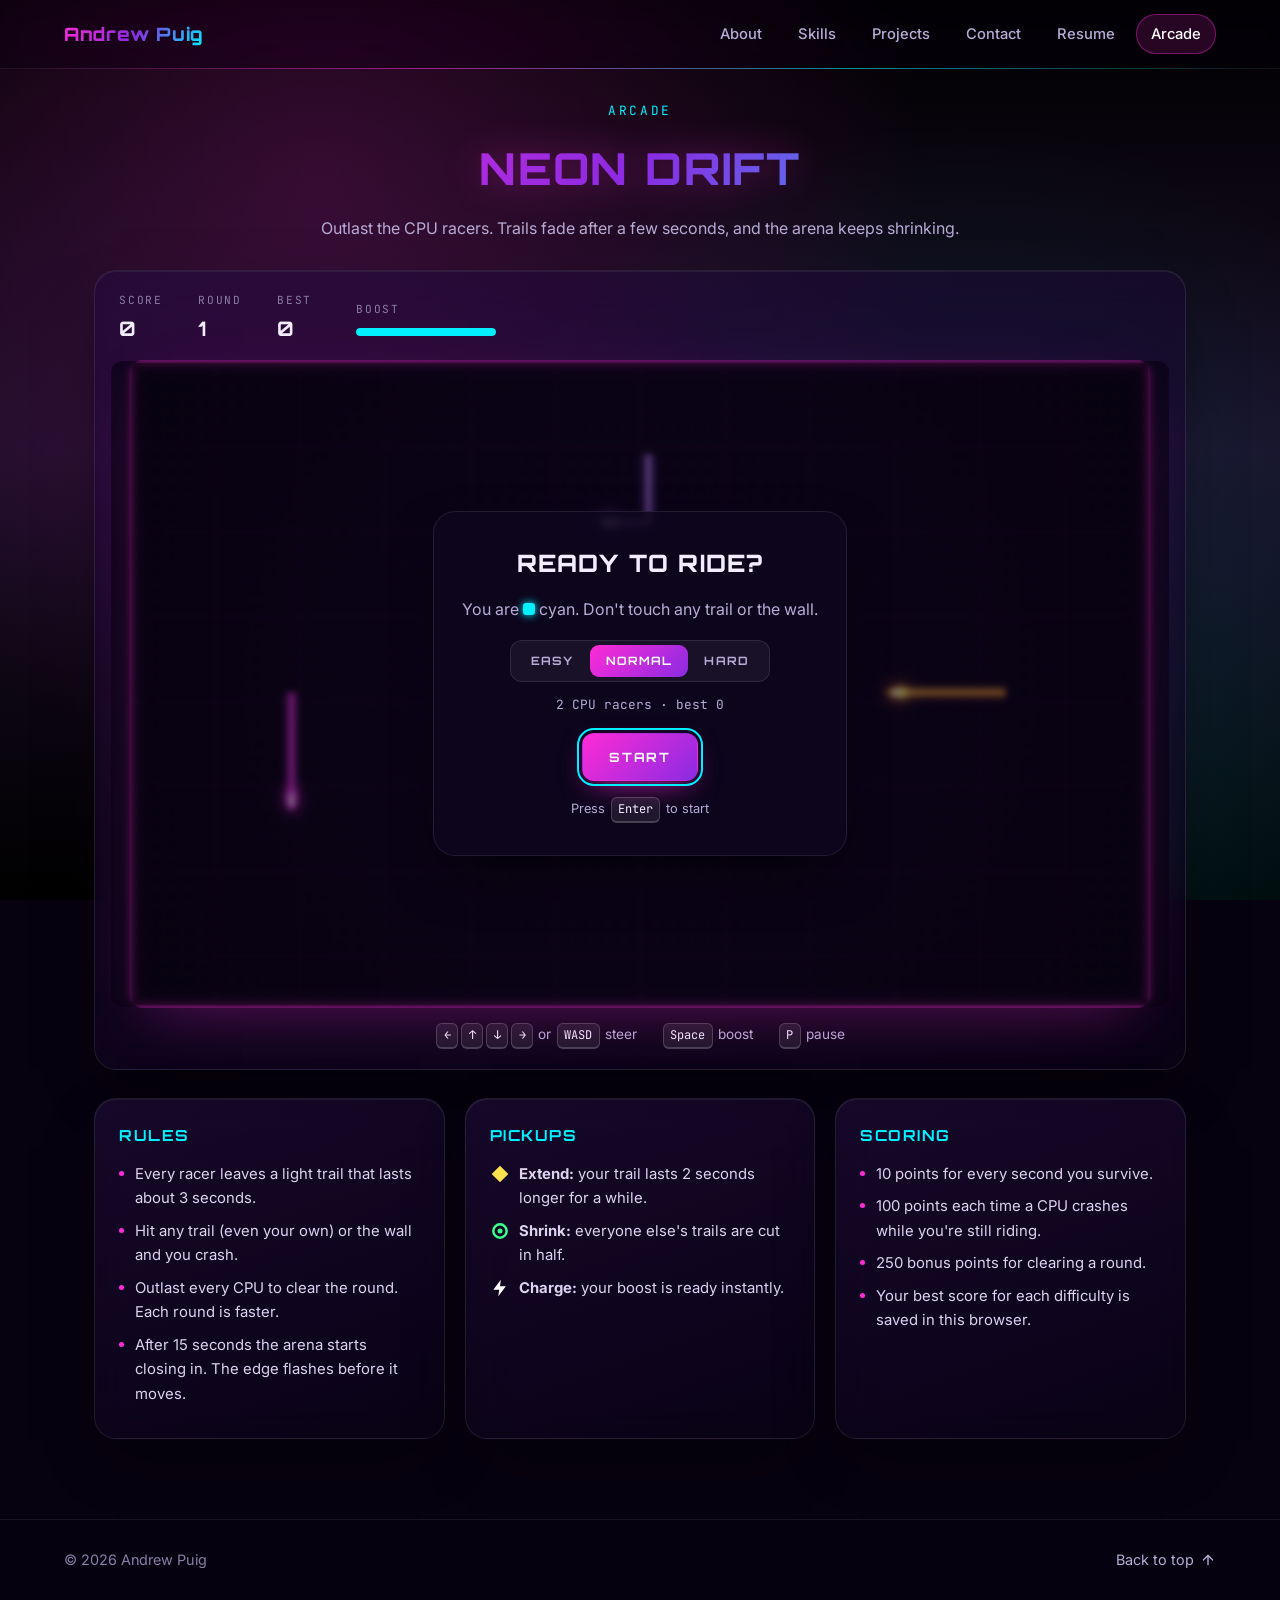
<file: play.html>
<!DOCTYPE html>
<html lang="en">
<head>
    <meta charset="UTF-8">
    <meta name="viewport" content="width=device-width, initial-scale=1.0">
    <title>Neon Drift | Andrew Puig</title>
    <meta name="description" content="Neon Drift, a synthwave trail-racing mini game built with plain JavaScript and canvas by Andrew Puig.">
    <meta name="theme-color" content="#07020f">

    <meta property="og:type" content="website">
    <meta property="og:title" content="Neon Drift | Andrew Puig">
    <meta property="og:description" content="Outlast the CPU racers. Trails fade, the arena shrinks.">
    <meta property="og:url" content="https://andrewpuig77.github.io/Portfolio_Website/play.html">
    <meta property="og:image" content="https://andrewpuig77.github.io/Portfolio_Website/og-image.png">
    <meta name="twitter:card" content="summary_large_image">

    <link rel="icon" href="data:image/svg+xml,%3Csvg xmlns='http://www.w3.org/2000/svg' viewBox='0 0 32 32'%3E%3Cdefs%3E%3ClinearGradient id='g' x1='0' y1='0' x2='0' y2='1'%3E%3Cstop offset='0' stop-color='%23ffd319'/%3E%3Cstop offset='1' stop-color='%23ff1f8e'/%3E%3C/linearGradient%3E%3C/defs%3E%3Crect width='32' height='32' rx='7' fill='%230b0418'/%3E%3Ccircle cx='16' cy='17' r='10' fill='url(%23g)'/%3E%3Crect x='4' y='19' width='24' height='1.6' fill='%230b0418'/%3E%3Crect x='4' y='22.5' width='24' height='2' fill='%230b0418'/%3E%3Crect x='4' y='26' width='24' height='2.6' fill='%230b0418'/%3E%3C/svg%3E">

    <link rel="preconnect" href="https://fonts.googleapis.com">
    <link rel="preconnect" href="https://fonts.gstatic.com" crossorigin>
    <link href="https://fonts.googleapis.com/css2?family=Inter:wght@400;500;600&family=JetBrains+Mono:wght@400;500&family=Orbitron:wght@500;700;800&display=swap" rel="stylesheet">
    <link rel="stylesheet" href="css/style.css">
</head>
<body class="play-page">
    <svg width="0" height="0" style="position:absolute" aria-hidden="true">
        <symbol id="i-arrow-up" viewBox="0 0 24 24"><path fill="none" stroke="currentColor" stroke-width="2" stroke-linecap="round" stroke-linejoin="round" d="M12 19V5M5 12l7-7 7 7"/></symbol>
        <symbol id="i-bolt" viewBox="0 0 24 24"><path fill="currentColor" d="M13 2 4 14h7l-1 8 9-12h-7z"/></symbol>
        <symbol id="i-pause" viewBox="0 0 24 24"><path fill="currentColor" d="M7 5h4v14H7zM13 5h4v14h-4z"/></symbol>
        <symbol id="p-extend" viewBox="0 0 24 24"><path fill="#ffe14d" d="M12 2 22 12 12 22 2 12z"/></symbol>
        <symbol id="p-shrink" viewBox="0 0 24 24"><circle cx="12" cy="12" r="8" fill="none" stroke="#39ff8a" stroke-width="3"/><circle cx="12" cy="12" r="3" fill="#39ff8a"/></symbol>
        <symbol id="p-charge" viewBox="0 0 24 24"><path fill="#ffffff" d="M13 2 4 14h7l-1 8 9-12h-7z"/></symbol>
    </svg>

    <!-- Navigation -->
    <header class="site-nav">
        <nav class="nav-container" aria-label="Main">
            <a href="index.html" class="logo">Andrew Puig</a>
            <button class="nav-toggle" type="button" aria-expanded="false" aria-controls="nav-links" aria-label="Open menu">
                <span></span><span></span><span></span>
            </button>
            <ul class="nav-links" id="nav-links">
                <li><a href="index.html#about">About</a></li>
                <li><a href="index.html#skills">Skills</a></li>
                <li><a href="index.html#projects">Projects</a></li>
                <li><a href="index.html#contact">Contact</a></li>
                <li><a href="resume.html">Resume</a></li>
                <li><a href="play.html" class="is-active" aria-current="page">Arcade</a></li>
            </ul>
        </nav>
    </header>

    <main class="play-main">
        <div class="play-head">
            <p class="section-kicker">Arcade</p>
            <h1 class="section-title">Neon Drift</h1>
            <p class="play-tagline">Outlast the CPU racers. Trails fade after a few seconds, and the arena keeps shrinking.</p>
        </div>

        <div class="game-shell glass">
            <div class="game-hud">
                <div class="hud-stat"><span class="hud-label">Score</span><span class="hud-value" id="hud-score">0</span></div>
                <div class="hud-stat"><span class="hud-label">Round</span><span class="hud-value" id="hud-round">1</span></div>
                <div class="hud-stat"><span class="hud-label">Best</span><span class="hud-value" id="hud-best">0</span></div>
                <div class="hud-boost">
                    <span class="hud-label">Boost</span>
                    <div class="meter" aria-hidden="true"><span id="hud-boost"></span></div>
                </div>
                <div class="hud-effects" id="hud-effects" aria-live="polite"></div>
            </div>

            <div class="game-stage">
                <canvas id="game" aria-label="Neon Drift game arena"></canvas>

                <div class="game-overlay">
                    <div class="game-panel" data-panel="menu">
                        <h2>Ready to ride?</h2>
                        <p>You are <span class="swatch" style="--c: #00f0ff"></span> cyan. Don't touch any trail or the wall.</p>
                        <div class="segmented" role="group" aria-label="Difficulty">
                            <button type="button" data-difficulty="easy">Easy</button>
                            <button type="button" data-difficulty="normal">Normal</button>
                            <button type="button" data-difficulty="hard">Hard</button>
                        </div>
                        <p class="panel-note" id="menu-note"></p>
                        <button type="button" class="btn btn-primary" data-action="start">Start</button>
                        <p class="panel-hint">Press <kbd>Enter</kbd> to start</p>
                    </div>

                    <div class="game-panel" data-panel="countdown" hidden>
                        <p class="countdown-number" id="countdown">3</p>
                    </div>

                    <div class="game-panel" data-panel="paused" hidden>
                        <h2>Paused</h2>
                        <div class="panel-actions">
                            <button type="button" class="btn btn-primary" data-action="resume">Resume</button>
                            <button type="button" class="btn btn-ghost" data-action="menu">Quit</button>
                        </div>
                        <p class="panel-hint">Press <kbd>P</kbd> to resume</p>
                    </div>

                    <div class="game-panel" data-panel="cleared" hidden>
                        <h2 id="cleared-title">Round cleared</h2>
                        <p class="panel-score">+250</p>
                        <p>Next round is faster…</p>
                    </div>

                    <div class="game-panel" data-panel="over" hidden>
                        <h2>Crashed!</h2>
                        <p class="panel-score" id="over-score">0</p>
                        <p id="over-detail"></p>
                        <div class="panel-actions">
                            <button type="button" class="btn btn-primary" data-action="start">Play again</button>
                            <button type="button" class="btn btn-ghost" data-action="menu">Menu</button>
                        </div>
                        <p class="panel-hint">Press <kbd>Enter</kbd> to play again</p>
                    </div>
                </div>
            </div>

            <div class="game-controls">
                <p class="key-hints">
                    <span><kbd>←</kbd><kbd>↑</kbd><kbd>↓</kbd><kbd>→</kbd> or <kbd>WASD</kbd> steer</span>
                    <span><kbd>Space</kbd> boost</span>
                    <span><kbd>P</kbd> pause</span>
                </p>
                <p class="touch-hints">Swipe to steer · tap the arena to boost</p>
                <div class="touch-buttons">
                    <button type="button" class="btn btn-sm btn-primary" data-action="boost"><svg><use href="#i-bolt"/></svg>Boost</button>
                    <button type="button" class="btn btn-sm btn-ghost" data-action="pause"><svg><use href="#i-pause"/></svg>Pause</button>
                </div>
            </div>
        </div>

        <div class="help-grid">
            <div class="help-card glass">
                <h3>Rules</h3>
                <ul>
                    <li>Every racer leaves a light trail that lasts about 3 seconds.</li>
                    <li>Hit any trail (even your own) or the wall and you crash.</li>
                    <li>Outlast every CPU to clear the round. Each round is faster.</li>
                    <li>After 15 seconds the arena starts closing in. The edge flashes before it moves.</li>
                </ul>
            </div>
            <div class="help-card glass">
                <h3>Pickups</h3>
                <ul class="pickup-list">
                    <li><svg><use href="#p-extend"/></svg><span><strong>Extend:</strong> your trail lasts 2 seconds longer for a while.</span></li>
                    <li><svg><use href="#p-shrink"/></svg><span><strong>Shrink:</strong> everyone else's trails are cut in half.</span></li>
                    <li><svg><use href="#p-charge"/></svg><span><strong>Charge:</strong> your boost is ready instantly.</span></li>
                </ul>
            </div>
            <div class="help-card glass">
                <h3>Scoring</h3>
                <ul>
                    <li>10 points for every second you survive.</li>
                    <li>100 points each time a CPU crashes while you're still riding.</li>
                    <li>250 bonus points for clearing a round.</li>
                    <li>Your best score for each difficulty is saved in this browser.</li>
                </ul>
            </div>
        </div>
    </main>

    <footer class="site-footer">
        <div class="footer-inner">
            <p>&copy; <span id="year">2026</span> Andrew Puig</p>
            <a href="#" class="back-to-top">Back to top<svg><use href="#i-arrow-up"/></svg></a>
        </div>
    </footer>

    <div class="toast" role="status" aria-live="polite"></div>

    <script defer src="js/main.js"></script>
    <script defer src="js/game.js"></script>
</body>
</html>
</file>
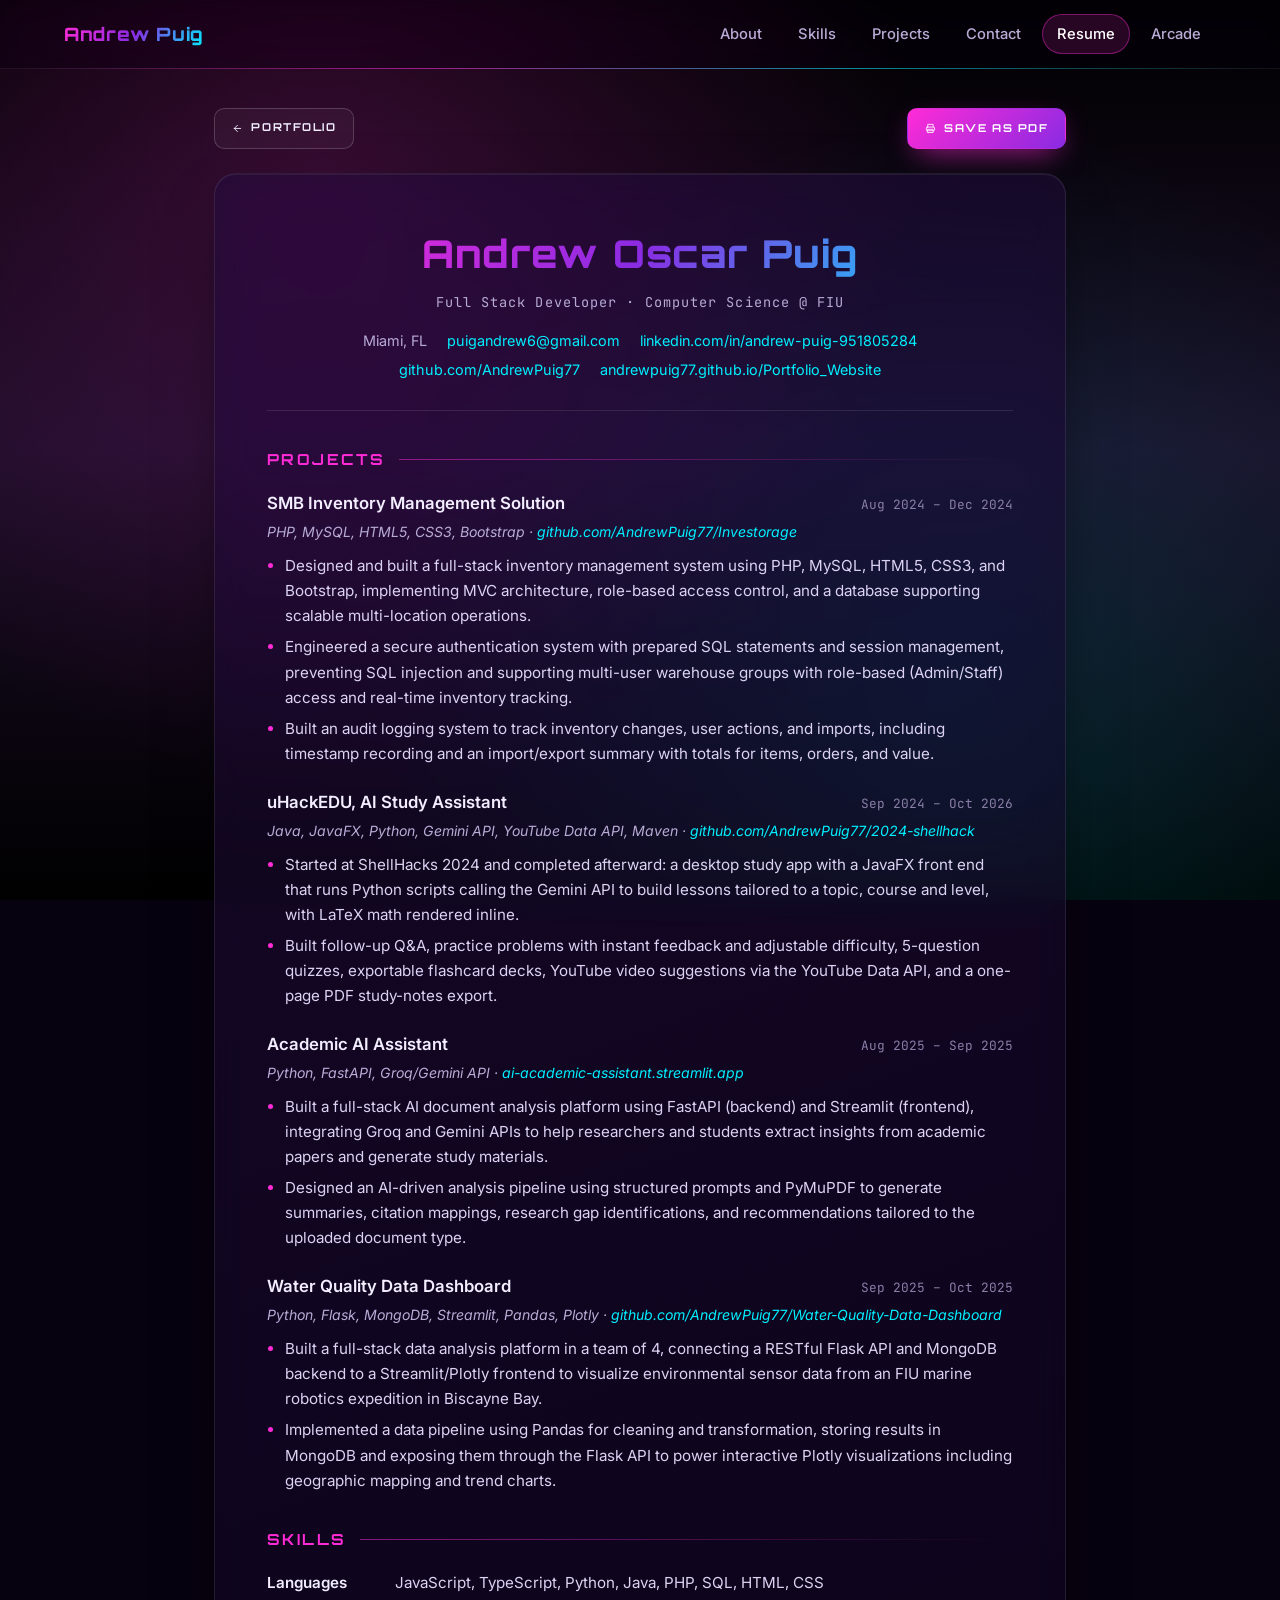
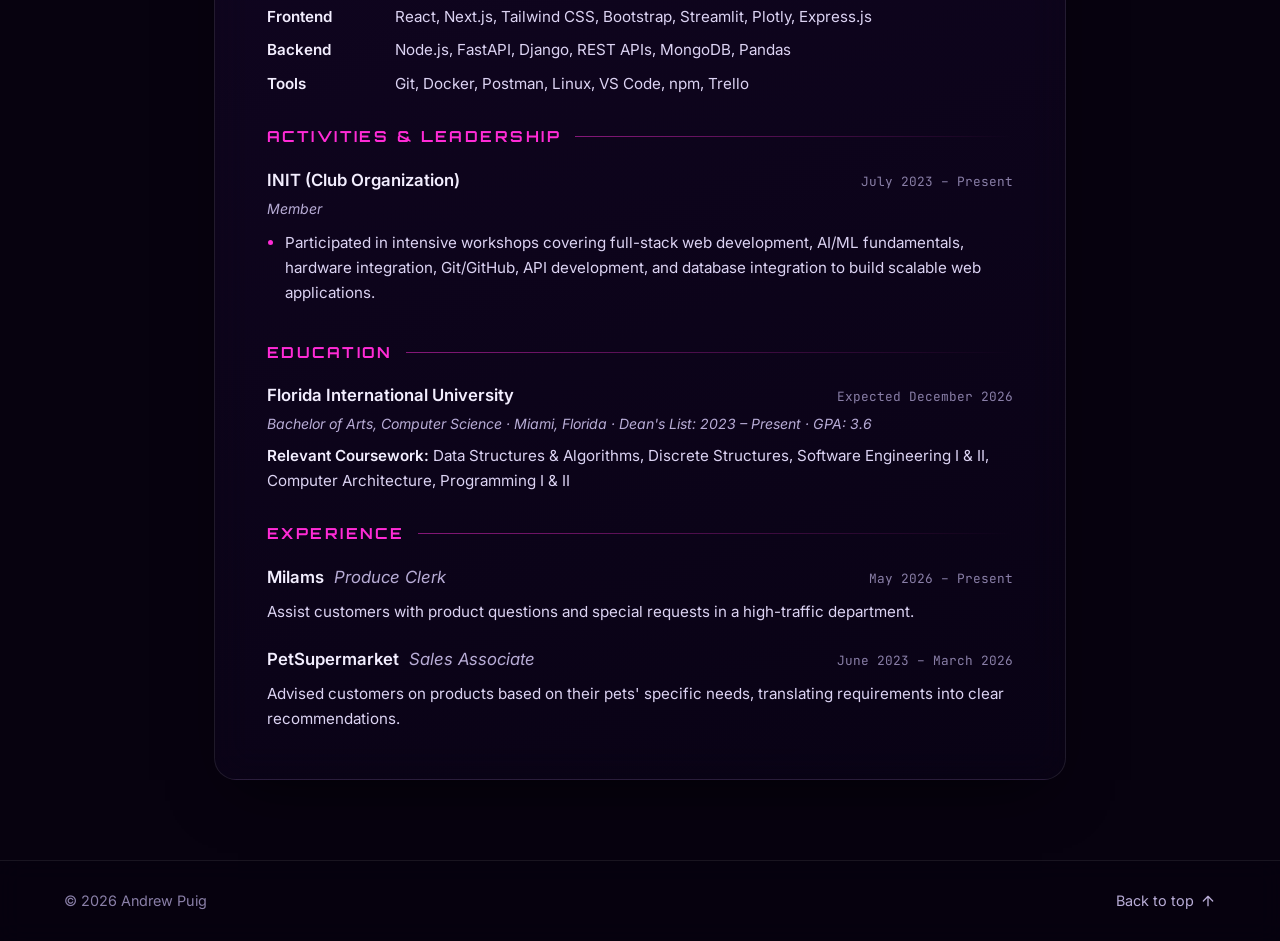
<file: resume.html>
<!DOCTYPE html>
<html lang="en">
<head>
    <meta charset="UTF-8">
    <meta name="viewport" content="width=device-width, initial-scale=1.0">
    <title>Resume | Andrew Puig</title>
    <meta name="description" content="Resume of Andrew Puig, Computer Science student at Florida International University and full stack developer.">
    <meta name="theme-color" content="#07020f">

    <meta property="og:type" content="profile">
    <meta property="og:title" content="Resume | Andrew Puig">
    <meta property="og:description" content="Projects, skills, education and experience.">
    <meta property="og:url" content="https://andrewpuig77.github.io/Portfolio_Website/resume.html">
    <meta property="og:image" content="https://andrewpuig77.github.io/Portfolio_Website/og-image.png">
    <meta name="twitter:card" content="summary_large_image">

    <link rel="icon" href="data:image/svg+xml,%3Csvg xmlns='http://www.w3.org/2000/svg' viewBox='0 0 32 32'%3E%3Cdefs%3E%3ClinearGradient id='g' x1='0' y1='0' x2='0' y2='1'%3E%3Cstop offset='0' stop-color='%23ffd319'/%3E%3Cstop offset='1' stop-color='%23ff1f8e'/%3E%3C/linearGradient%3E%3C/defs%3E%3Crect width='32' height='32' rx='7' fill='%230b0418'/%3E%3Ccircle cx='16' cy='17' r='10' fill='url(%23g)'/%3E%3Crect x='4' y='19' width='24' height='1.6' fill='%230b0418'/%3E%3Crect x='4' y='22.5' width='24' height='2' fill='%230b0418'/%3E%3Crect x='4' y='26' width='24' height='2.6' fill='%230b0418'/%3E%3C/svg%3E">

    <link rel="preconnect" href="https://fonts.googleapis.com">
    <link rel="preconnect" href="https://fonts.gstatic.com" crossorigin>
    <link href="https://fonts.googleapis.com/css2?family=Inter:wght@400;500;600&family=JetBrains+Mono:wght@400;500&family=Orbitron:wght@500;700;800&display=swap" rel="stylesheet">
    <link rel="stylesheet" href="css/style.css">
</head>
<body class="resume-page">
    <svg width="0" height="0" style="position:absolute" aria-hidden="true">
        <symbol id="i-arrow-left" viewBox="0 0 24 24"><path fill="none" stroke="currentColor" stroke-width="2" stroke-linecap="round" stroke-linejoin="round" d="M19 12H5M12 19l-7-7 7-7"/></symbol>
        <symbol id="i-printer" viewBox="0 0 24 24"><g fill="none" stroke="currentColor" stroke-width="1.8" stroke-linecap="round" stroke-linejoin="round"><path d="M6 9V3h12v6"/><rect x="3" y="9" width="18" height="8" rx="2"/><path d="M6 14h12v7H6z"/></g></symbol>
        <symbol id="i-arrow-up" viewBox="0 0 24 24"><path fill="none" stroke="currentColor" stroke-width="2" stroke-linecap="round" stroke-linejoin="round" d="M12 19V5M5 12l7-7 7 7"/></symbol>
    </svg>

    <!-- Navigation -->
    <header class="site-nav">
        <nav class="nav-container" aria-label="Main">
            <a href="index.html" class="logo">Andrew Puig</a>
            <button class="nav-toggle" type="button" aria-expanded="false" aria-controls="nav-links" aria-label="Open menu">
                <span></span><span></span><span></span>
            </button>
            <ul class="nav-links" id="nav-links">
                <li><a href="index.html#about">About</a></li>
                <li><a href="index.html#skills">Skills</a></li>
                <li><a href="index.html#projects">Projects</a></li>
                <li><a href="index.html#contact">Contact</a></li>
                <li><a href="resume.html" class="is-active" aria-current="page">Resume</a></li>
                <li><a href="play.html">Arcade</a></li>
            </ul>
        </nav>
    </header>

    <main class="resume-main">
        <div class="resume-toolbar">
            <a href="index.html" class="btn btn-sm btn-ghost"><svg><use href="#i-arrow-left"/></svg>Portfolio</a>
            <button type="button" class="btn btn-sm btn-primary" data-print><svg><use href="#i-printer"/></svg>Save as PDF</button>
        </div>

        <article class="resume glass">
            <header class="resume-header">
                <h1>Andrew Oscar Puig</h1>
                <p class="resume-role">Full Stack Developer · Computer Science @ FIU</p>
                <ul class="resume-contact">
                    <li>Miami, FL</li>
                    <li><a href="mailto:puigandrew6@gmail.com">puigandrew6@gmail.com</a></li>
                    <li><a href="https://www.linkedin.com/in/andrew-puig-951805284/" target="_blank" rel="noopener">linkedin.com/in/andrew-puig-951805284</a></li>
                    <li><a href="https://github.com/AndrewPuig77" target="_blank" rel="noopener">github.com/AndrewPuig77</a></li>
                    <li><a href="https://andrewpuig77.github.io/Portfolio_Website/">andrewpuig77.github.io/Portfolio_Website</a></li>
                </ul>
            </header>

            <section class="resume-section" aria-labelledby="r-projects">
                <h2 id="r-projects">Projects</h2>

                <div class="resume-entry">
                    <div class="entry-head">
                        <h3>SMB Inventory Management Solution</h3>
                        <span class="entry-date">Aug 2024 – Dec 2024</span>
                    </div>
                    <p class="entry-meta">PHP, MySQL, HTML5, CSS3, Bootstrap · <a href="https://github.com/AndrewPuig77/Investorage" target="_blank" rel="noopener">github.com/AndrewPuig77/Investorage</a></p>
                    <ul>
                        <li>Designed and built a full-stack inventory management system using PHP, MySQL, HTML5, CSS3, and Bootstrap, implementing MVC architecture, role-based access control, and a database supporting scalable multi-location operations.</li>
                        <li>Engineered a secure authentication system with prepared SQL statements and session management, preventing SQL injection and supporting multi-user warehouse groups with role-based (Admin/Staff) access and real-time inventory tracking.</li>
                        <li>Built an audit logging system to track inventory changes, user actions, and imports, including timestamp recording and an import/export summary with totals for items, orders, and value.</li>
                    </ul>
                </div>

                <div class="resume-entry">
                    <div class="entry-head">
                        <h3>uHackEDU, AI Study Assistant</h3>
                        <span class="entry-date">Sep 2024 – Oct 2026</span>
                    </div>
                    <p class="entry-meta">Java, JavaFX, Python, Gemini API, YouTube Data API, Maven · <a href="https://github.com/AndrewPuig77/2024-shellhack" target="_blank" rel="noopener">github.com/AndrewPuig77/2024-shellhack</a></p>
                    <ul>
                        <li>Started at ShellHacks 2024 and completed afterward: a desktop study app with a JavaFX front end that runs Python scripts calling the Gemini API to build lessons tailored to a topic, course and level, with LaTeX math rendered inline.</li>
                        <li>Built follow-up Q&amp;A, practice problems with instant feedback and adjustable difficulty, 5-question quizzes, exportable flashcard decks, YouTube video suggestions via the YouTube Data API, and a one-page PDF study-notes export.</li>
                    </ul>
                </div>

                <div class="resume-entry">
                    <div class="entry-head">
                        <h3>Academic AI Assistant</h3>
                        <span class="entry-date">Aug 2025 – Sep 2025</span>
                    </div>
                    <p class="entry-meta">Python, FastAPI, Groq/Gemini API · <a href="https://ai-academic-assistant.streamlit.app/" target="_blank" rel="noopener">ai-academic-assistant.streamlit.app</a></p>
                    <ul>
                        <li>Built a full-stack AI document analysis platform using FastAPI (backend) and Streamlit (frontend), integrating Groq and Gemini APIs to help researchers and students extract insights from academic papers and generate study materials.</li>
                        <li>Designed an AI-driven analysis pipeline using structured prompts and PyMuPDF to generate summaries, citation mappings, research gap identifications, and recommendations tailored to the uploaded document type.</li>
                    </ul>
                </div>

                <div class="resume-entry">
                    <div class="entry-head">
                        <h3>Water Quality Data Dashboard</h3>
                        <span class="entry-date">Sep 2025 – Oct 2025</span>
                    </div>
                    <p class="entry-meta">Python, Flask, MongoDB, Streamlit, Pandas, Plotly · <a href="https://github.com/AndrewPuig77/Water-Quality-Data-Dashboard" target="_blank" rel="noopener">github.com/AndrewPuig77/Water-Quality-Data-Dashboard</a></p>
                    <ul>
                        <li>Built a full-stack data analysis platform in a team of 4, connecting a RESTful Flask API and MongoDB backend to a Streamlit/Plotly frontend to visualize environmental sensor data from an FIU marine robotics expedition in Biscayne Bay.</li>
                        <li>Implemented a data pipeline using Pandas for cleaning and transformation, storing results in MongoDB and exposing them through the Flask API to power interactive Plotly visualizations including geographic mapping and trend charts.</li>
                    </ul>
                </div>
            </section>

            <section class="resume-section" aria-labelledby="r-skills">
                <h2 id="r-skills">Skills</h2>
                <dl class="skill-rows">
                    <div><dt>Languages</dt><dd>JavaScript, TypeScript, Python, Java, PHP, SQL, HTML, CSS</dd></div>
                    <div><dt>Frontend</dt><dd>React, Next.js, Tailwind CSS, Bootstrap, Streamlit, Plotly, Express.js</dd></div>
                    <div><dt>Backend</dt><dd>Node.js, FastAPI, Django, REST APIs, MongoDB, Pandas</dd></div>
                    <div><dt>Tools</dt><dd>Git, Docker, Postman, Linux, VS Code, npm, Trello</dd></div>
                </dl>
            </section>

            <section class="resume-section" aria-labelledby="r-activities">
                <h2 id="r-activities">Activities &amp; Leadership</h2>
                <div class="resume-entry">
                    <div class="entry-head">
                        <h3>INIT (Club Organization)</h3>
                        <span class="entry-date">July 2023 – Present</span>
                    </div>
                    <p class="entry-meta">Member</p>
                    <ul>
                        <li>Participated in intensive workshops covering full-stack web development, AI/ML fundamentals, hardware integration, Git/GitHub, API development, and database integration to build scalable web applications.</li>
                    </ul>
                </div>
            </section>

            <section class="resume-section" aria-labelledby="r-education">
                <h2 id="r-education">Education</h2>
                <div class="resume-entry">
                    <div class="entry-head">
                        <h3>Florida International University</h3>
                        <span class="entry-date">Expected December 2026</span>
                    </div>
                    <p class="entry-meta">Bachelor of Arts, Computer Science · Miami, Florida · Dean's List: 2023 – Present · GPA: 3.6</p>
                    <p class="entry-text"><strong>Relevant Coursework:</strong> Data Structures &amp; Algorithms, Discrete Structures, Software Engineering I &amp; II, Computer Architecture, Programming I &amp; II</p>
                </div>
            </section>

            <section class="resume-section" aria-labelledby="r-experience">
                <h2 id="r-experience">Experience</h2>
                <div class="resume-entry">
                    <div class="entry-head">
                        <h3>Milams <span class="entry-role">Produce Clerk</span></h3>
                        <span class="entry-date">May 2026 – Present</span>
                    </div>
                    <p class="entry-text">Assist customers with product questions and special requests in a high-traffic department.</p>
                </div>
                <div class="resume-entry">
                    <div class="entry-head">
                        <h3>PetSupermarket <span class="entry-role">Sales Associate</span></h3>
                        <span class="entry-date">June 2023 – March 2026</span>
                    </div>
                    <p class="entry-text">Advised customers on products based on their pets' specific needs, translating requirements into clear recommendations.</p>
                </div>
            </section>
        </article>
    </main>

    <footer class="site-footer">
        <div class="footer-inner">
            <p>&copy; <span id="year">2026</span> Andrew Puig</p>
            <a href="#" class="back-to-top">Back to top<svg><use href="#i-arrow-up"/></svg></a>
        </div>
    </footer>

    <div class="toast" role="status" aria-live="polite"></div>

    <script defer src="js/main.js"></script>
</body>
</html>
</file>
<file: css/style.css>
/* Base Styles */
*,
*::before,
*::after {
    margin: 0;
    padding: 0;
    box-sizing: border-box;
}

:root {
    --neon-pink: #ff2bd6;
    --hot-pink: #ff0080;
    --neon-cyan: #00f0ff;
    --neon-purple: #8a2be2;
    --neon-amber: #ffb31a;
    --neon-green: #39ff8a;

    --text: #f3eeff;
    --text-muted: #b8acd6;
    --text-faint: #8a7fa8;
    --bg: #07020f;

    --glass-bg: linear-gradient(160deg, rgba(32, 12, 56, 0.62), rgba(10, 4, 22, 0.58));
    --glass-border: rgba(255, 255, 255, 0.09);
    --glass-blur: blur(18px) saturate(150%);
    --radius-lg: 22px;
    --radius-md: 14px;

    --gradient: linear-gradient(120deg, var(--neon-pink), var(--neon-purple) 50%, var(--neon-cyan));
    --font-display: 'Orbitron', 'Segoe UI', sans-serif;
    --font-body: 'Inter', system-ui, -apple-system, 'Segoe UI', sans-serif;
    --font-mono: 'JetBrains Mono', ui-monospace, Consolas, monospace;
    --nav-height: 68px;
}

html {
    scroll-behavior: smooth;
}

body {
    font-family: var(--font-body);
    font-size: 1rem;
    line-height: 1.65;
    color: var(--text);
    background: var(--bg);
    /* Fallback when the WebGL background can't run */
    background-image:
        radial-gradient(circle at 25% 20%, rgba(255, 43, 214, 0.18) 0%, transparent 50%),
        radial-gradient(circle at 75% 80%, rgba(0, 240, 255, 0.14) 0%, transparent 50%),
        linear-gradient(180deg, #000 0%, #1a0d26 50%, #000 100%);
    background-attachment: fixed;
    overflow-x: hidden;
    -webkit-font-smoothing: antialiased;
}

img,
svg {
    display: block;
}

a {
    color: inherit;
}

ul {
    list-style: none;
}

:focus-visible {
    outline: 2px solid var(--neon-cyan);
    outline-offset: 3px;
    border-radius: 6px;
}

::selection {
    background: rgba(255, 43, 214, 0.45);
    color: #fff;
}

.gradient-text {
    background: var(--gradient);
    -webkit-background-clip: text;
    background-clip: text;
    -webkit-text-fill-color: transparent;
}

.glass {
    background: var(--glass-bg);
    border: 1px solid var(--glass-border);
    border-radius: var(--radius-lg);
    -webkit-backdrop-filter: var(--glass-blur);
    backdrop-filter: var(--glass-blur);
    box-shadow:
        0 24px 60px -24px rgba(0, 0, 0, 0.7),
        inset 0 1px 0 rgba(255, 255, 255, 0.06);
}

/* Animated 3D background (js/synthwave-bg.js) */
#bg-scene {
    position: fixed;
    inset: 0;
    width: 100vw;
    height: 100vh;
    z-index: 0;
    pointer-events: none;
}

main,
.site-footer {
    position: relative;
    z-index: 1;
}

/* Buttons */
.btn {
    display: inline-flex;
    align-items: center;
    justify-content: center;
    gap: 0.55rem;
    padding: 0.95rem 1.6rem;
    border-radius: 12px;
    font-family: var(--font-display);
    font-size: 0.8rem;
    font-weight: 700;
    letter-spacing: 0.14em;
    text-transform: uppercase;
    text-decoration: none;
    border: 1px solid transparent;
    cursor: pointer;
    transition: transform 0.25s ease, box-shadow 0.25s ease, background 0.25s ease, border-color 0.25s ease, color 0.25s ease;
}

.btn svg {
    width: 1em;
    height: 1em;
}

.btn-primary {
    color: #fff;
    background: linear-gradient(135deg, var(--neon-pink), var(--neon-purple));
    box-shadow: 0 10px 30px -10px rgba(255, 43, 214, 0.8);
}

.btn-primary:hover {
    transform: translateY(-2px);
    box-shadow: 0 14px 40px -10px rgba(255, 43, 214, 0.95), 0 0 0 1px rgba(255, 255, 255, 0.15) inset;
}

.btn-ghost {
    color: var(--text);
    background: rgba(255, 255, 255, 0.04);
    border-color: rgba(255, 255, 255, 0.18);
    -webkit-backdrop-filter: blur(8px);
    backdrop-filter: blur(8px);
}

.btn-ghost:hover {
    color: var(--neon-cyan);
    border-color: rgba(0, 240, 255, 0.6);
    background: rgba(0, 240, 255, 0.08);
    transform: translateY(-2px);
}

.btn-sm {
    padding: 0.65rem 1.05rem;
    font-size: 0.68rem;
    border-radius: 10px;
}

.icon-btn {
    display: inline-flex;
    align-items: center;
    justify-content: center;
    width: 44px;
    height: 44px;
    border-radius: 12px;
    color: var(--text-muted);
    background: rgba(255, 255, 255, 0.05);
    border: 1px solid rgba(255, 255, 255, 0.12);
    cursor: pointer;
    transition: color 0.2s ease, border-color 0.2s ease, background 0.2s ease, transform 0.2s ease;
}

.icon-btn svg {
    width: 20px;
    height: 20px;
}

.icon-btn:hover {
    color: var(--neon-cyan);
    border-color: rgba(0, 240, 255, 0.55);
    background: rgba(0, 240, 255, 0.08);
    transform: translateY(-2px);
}

/* Navigation */
.site-nav {
    position: fixed;
    top: 0;
    left: 0;
    right: 0;
    z-index: 100;
    background: rgba(7, 2, 15, 0.35);
    -webkit-backdrop-filter: blur(16px) saturate(140%);
    backdrop-filter: blur(16px) saturate(140%);
    border-bottom: 1px solid rgba(255, 255, 255, 0.06);
    transition: background 0.3s ease;
}

.site-nav::after {
    content: '';
    position: absolute;
    left: 0;
    right: 0;
    bottom: -1px;
    height: 1px;
    background: linear-gradient(90deg, transparent, var(--neon-pink), var(--neon-cyan), transparent);
    opacity: 0.55;
}

.site-nav.is-scrolled {
    background: rgba(7, 2, 15, 0.78);
}

.nav-container {
    max-width: 1200px;
    height: var(--nav-height);
    margin: 0 auto;
    padding: 0 1.5rem;
    display: flex;
    align-items: center;
    justify-content: space-between;
}

.logo {
    font-family: var(--font-display);
    font-size: 1.15rem;
    font-weight: 800;
    letter-spacing: 0.04em;
    text-decoration: none;
    background: var(--gradient);
    -webkit-background-clip: text;
    background-clip: text;
    -webkit-text-fill-color: transparent;
}

.nav-links {
    display: flex;
    gap: 0.35rem;
}

.nav-links a {
    display: block;
    padding: 0.5rem 0.95rem;
    border-radius: 999px;
    color: var(--text-muted);
    font-size: 0.92rem;
    font-weight: 500;
    text-decoration: none;
    transition: color 0.2s ease, background 0.2s ease, box-shadow 0.2s ease;
}

.nav-links a:hover {
    color: var(--text);
    background: rgba(255, 255, 255, 0.06);
}

.nav-links a.is-active {
    color: #fff;
    background: rgba(255, 43, 214, 0.14);
    box-shadow: inset 0 0 0 1px rgba(255, 43, 214, 0.4);
}

.nav-toggle {
    display: none;
    width: 44px;
    height: 44px;
    border-radius: 12px;
    background: rgba(255, 255, 255, 0.05);
    border: 1px solid rgba(255, 255, 255, 0.12);
    cursor: pointer;
    position: relative;
}

.nav-toggle span {
    position: absolute;
    left: 12px;
    right: 12px;
    height: 2px;
    border-radius: 2px;
    background: var(--text);
    transition: transform 0.3s ease, opacity 0.2s ease, top 0.3s ease;
}

.nav-toggle span:nth-child(1) { top: 15px; }
.nav-toggle span:nth-child(2) { top: 21px; }
.nav-toggle span:nth-child(3) { top: 27px; }

.nav-toggle[aria-expanded="true"] span:nth-child(1) { top: 21px; transform: rotate(45deg); }
.nav-toggle[aria-expanded="true"] span:nth-child(2) { opacity: 0; }
.nav-toggle[aria-expanded="true"] span:nth-child(3) { top: 21px; transform: rotate(-45deg); }

/* Sections */
section {
    max-width: 1200px;
    margin: 0 auto;
    padding: 6rem 1.5rem;
    scroll-margin-top: calc(var(--nav-height) - 1.5rem);
}

.section-head {
    text-align: center;
    margin-bottom: 3rem;
}

.section-kicker {
    font-family: var(--font-mono);
    font-size: 0.8rem;
    letter-spacing: 0.2em;
    text-transform: uppercase;
    color: var(--neon-cyan);
    margin-bottom: 0.75rem;
}

.section-title {
    font-family: var(--font-display);
    font-size: clamp(1.9rem, 4vw, 2.75rem);
    font-weight: 800;
    letter-spacing: 0.04em;
    text-transform: uppercase;
    background: var(--gradient);
    -webkit-background-clip: text;
    background-clip: text;
    -webkit-text-fill-color: transparent;
    filter: drop-shadow(0 0 18px rgba(255, 43, 214, 0.35));
}

/* Hero */
#hero {
    position: relative;
    max-width: none;
    min-height: 100vh;
    min-height: 100svh;
    padding: calc(var(--nav-height) + 2rem) 1.5rem 5rem;
    display: flex;
    align-items: center;
    justify-content: center;
    text-align: center;
}

.hero-content {
    max-width: 900px;
    padding: 2.5rem 2rem;
    /* Soft scrim so the text stays readable over the sun */
    background: radial-gradient(ellipse at center, rgba(7, 2, 15, 0.6) 0%, rgba(7, 2, 15, 0.35) 50%, transparent 75%);
}

.eyebrow {
    display: inline-flex;
    align-items: center;
    gap: 0.6rem;
    padding: 0.4rem 0.95rem;
    margin-bottom: 1.5rem;
    border-radius: 999px;
    font-size: 0.85rem;
    font-weight: 500;
    color: var(--text);
    background: rgba(10, 4, 22, 0.55);
    border: 1px solid rgba(255, 255, 255, 0.12);
    -webkit-backdrop-filter: blur(10px);
    backdrop-filter: blur(10px);
}

.status-dot {
    width: 8px;
    height: 8px;
    border-radius: 50%;
    background: var(--neon-green);
    box-shadow: 0 0 0 0 rgba(57, 255, 138, 0.6);
    animation: pulse-dot 2s ease-out infinite;
}

@keyframes pulse-dot {
    0% { box-shadow: 0 0 0 0 rgba(57, 255, 138, 0.6); }
    100% { box-shadow: 0 0 0 10px rgba(57, 255, 138, 0); }
}

.hero-content h1 {
    font-family: var(--font-display);
    font-size: clamp(2.1rem, 5.6vw, 3.9rem);
    font-weight: 800;
    line-height: 1.1;
    letter-spacing: 0.01em;
    margin-bottom: 1.1rem;
    text-shadow: 0 2px 24px rgba(7, 2, 15, 0.8);
}

.hero-content h1 .gradient-text {
    white-space: nowrap;
    text-shadow: none;
    filter: drop-shadow(0 0 22px rgba(255, 43, 214, 0.55));
}

.subtitle {
    font-family: var(--font-display);
    font-size: clamp(0.9rem, 2.2vw, 1.15rem);
    font-weight: 500;
    letter-spacing: 0.32em;
    text-transform: uppercase;
    color: var(--neon-cyan);
    text-shadow: 0 0 16px rgba(0, 240, 255, 0.55);
    margin-bottom: 1.5rem;
    min-height: 1.6em;
}

.caret {
    display: inline-block;
    width: 0.6em;
    height: 1.1em;
    margin-left: 0.2em;
    vertical-align: -0.15em;
    background: var(--neon-cyan);
    box-shadow: 0 0 10px var(--neon-cyan);
    animation: blink 1s steps(1) infinite;
}

@keyframes blink {
    50% { opacity: 0; }
}

.hero-lead {
    max-width: 600px;
    margin: 0 auto 2.25rem;
    font-size: clamp(1rem, 2vw, 1.15rem);
    color: #e2dafa;
}

.hero-actions {
    display: flex;
    flex-wrap: wrap;
    justify-content: center;
    gap: 1rem;
    margin-bottom: 1.75rem;
}

.hero-social {
    display: flex;
    justify-content: center;
    gap: 0.75rem;
}

.hero-social .icon-btn {
    background: rgba(10, 4, 22, 0.5);
    -webkit-backdrop-filter: blur(8px);
    backdrop-filter: blur(8px);
}

.scroll-cue {
    position: absolute;
    bottom: 1.75rem;
    left: 50%;
    width: 40px;
    height: 40px;
    margin-left: -20px;
    display: grid;
    place-items: center;
    color: var(--text-muted);
    animation: bob 2.2s ease-in-out infinite;
}

.scroll-cue svg {
    width: 26px;
    height: 26px;
}

.scroll-cue:hover {
    color: var(--neon-cyan);
}

@keyframes bob {
    0%, 100% { transform: translateY(0); opacity: 0.6; }
    50% { transform: translateY(8px); opacity: 1; }
}

/* About */
.about-panel {
    display: grid;
    grid-template-columns: 1fr 280px;
    gap: 3rem;
    align-items: center;
    padding: 3rem;
}

.about-text p {
    font-size: 1.05rem;
    color: #dcd3f3;
    margin-bottom: 1.25rem;
    line-height: 1.8;
}

.interest-list {
    display: flex;
    flex-wrap: wrap;
    gap: 0.5rem;
}

.interest-list li {
    padding: 0.4rem 0.9rem;
    border-radius: 999px;
    font-size: 0.88rem;
    color: var(--text);
    background: rgba(255, 43, 214, 0.1);
    border: 1px solid rgba(255, 43, 214, 0.3);
}

.profile-frame {
    padding: 3px;
    border-radius: 26px;
    background: linear-gradient(140deg, var(--neon-pink), var(--neon-purple), var(--neon-cyan));
    box-shadow: 0 0 40px -6px rgba(255, 43, 214, 0.55), 0 0 70px -10px rgba(0, 240, 255, 0.4);
    transition: transform 0.35s ease, box-shadow 0.35s ease;
}

.profile-frame:hover {
    transform: translateY(-4px) scale(1.02);
    box-shadow: 0 0 50px -4px rgba(255, 43, 214, 0.7), 0 0 90px -10px rgba(0, 240, 255, 0.55);
}

.profile-image {
    width: 100%;
    aspect-ratio: 1;
    object-fit: cover;
    border-radius: 23px;
}

/* Skills */
.skills-container {
    display: grid;
    grid-template-columns: repeat(auto-fit, minmax(min(100%, 300px), 1fr));
    gap: 1.5rem;
}

.skill-category {
    padding: 1.75rem;
    transition: transform 0.3s ease, border-color 0.3s ease, box-shadow 0.3s ease;
}

.skill-category:hover {
    transform: translateY(-6px);
    border-color: color-mix(in srgb, var(--accent) 45%, transparent);
    box-shadow:
        0 24px 60px -24px rgba(0, 0, 0, 0.7),
        0 0 40px -12px var(--accent);
}

.skill-head {
    display: flex;
    align-items: center;
    gap: 0.85rem;
    margin-bottom: 1.25rem;
}

.skill-icon {
    display: grid;
    place-items: center;
    width: 42px;
    height: 42px;
    border-radius: 12px;
    color: var(--accent);
    background: color-mix(in srgb, var(--accent) 14%, transparent);
    border: 1px solid color-mix(in srgb, var(--accent) 35%, transparent);
}

.skill-icon svg {
    width: 22px;
    height: 22px;
}

.skill-head h3 {
    font-family: var(--font-display);
    font-size: 1rem;
    font-weight: 700;
    letter-spacing: 0.08em;
    text-transform: uppercase;
}

.chip-list {
    display: flex;
    flex-wrap: wrap;
    gap: 0.5rem;
}

.chip {
    display: inline-flex;
    align-items: center;
    gap: 0.45rem;
    padding: 0.42rem 0.8rem;
    border-radius: 999px;
    font-size: 0.86rem;
    font-weight: 500;
    color: #e6defa;
    background: rgba(255, 255, 255, 0.05);
    border: 1px solid rgba(255, 255, 255, 0.1);
    transition: border-color 0.2s ease, background 0.2s ease, transform 0.2s ease;
}

.chip i {
    font-size: 1.05rem;
}

.chip:hover {
    border-color: color-mix(in srgb, var(--accent) 60%, transparent);
    background: color-mix(in srgb, var(--accent) 10%, transparent);
    transform: translateY(-1px);
}

/* Projects */
.projects-grid {
    display: grid;
    grid-template-columns: repeat(auto-fill, minmax(min(100%, 440px), 1fr));
    gap: 1.75rem;
}

.project-card {
    display: flex;
    flex-direction: column;
    overflow: hidden;
    transition: transform 0.35s ease, border-color 0.35s ease, box-shadow 0.35s ease;
}

.project-card:hover {
    transform: translateY(-8px);
    border-color: color-mix(in srgb, var(--accent) 50%, transparent);
    box-shadow:
        0 30px 70px -28px rgba(0, 0, 0, 0.8),
        0 0 50px -14px var(--accent);
}

.project-cover {
    position: relative;
    height: 180px;
    display: grid;
    place-items: center;
    overflow: hidden;
    background:
        radial-gradient(circle at 15% 20%, color-mix(in srgb, var(--accent) 75%, transparent), transparent 55%),
        radial-gradient(circle at 90% 90%, color-mix(in srgb, var(--accent-2) 80%, transparent), transparent 60%),
        #12062a;
}

/* Synthwave grid fading into the cover */
.project-cover::before {
    content: '';
    position: absolute;
    inset: 0;
    background-image:
        linear-gradient(rgba(255, 255, 255, 0.12) 1px, transparent 1px),
        linear-gradient(90deg, rgba(255, 255, 255, 0.12) 1px, transparent 1px);
    background-size: 28px 28px;
    -webkit-mask-image: linear-gradient(to bottom, transparent 10%, #000 100%);
    mask-image: linear-gradient(to bottom, transparent 10%, #000 100%);
}

.project-glyph {
    position: relative;
    width: 72px;
    height: 72px;
    color: #fff;
    filter: drop-shadow(0 0 18px var(--accent));
    transition: transform 0.4s ease;
}

.project-card:hover .project-glyph {
    transform: scale(1.08) rotate(-3deg);
}

.project-badge {
    position: absolute;
    top: 1rem;
    right: 1rem;
    padding: 0.3rem 0.75rem;
    border-radius: 999px;
    font-family: var(--font-mono);
    font-size: 0.72rem;
    font-weight: 500;
    color: #fff;
    background: rgba(7, 2, 15, 0.55);
    border: 1px solid rgba(255, 255, 255, 0.2);
    -webkit-backdrop-filter: blur(6px);
    backdrop-filter: blur(6px);
}

.project-kind {
    position: absolute;
    left: 1.25rem;
    bottom: 0.9rem;
    font-family: var(--font-mono);
    font-size: 0.72rem;
    letter-spacing: 0.12em;
    text-transform: uppercase;
    color: rgba(255, 255, 255, 0.8);
}

.project-body {
    display: flex;
    flex-direction: column;
    flex: 1;
    padding: 1.6rem 1.6rem 1.75rem;
}

.project-title {
    font-family: var(--font-display);
    font-size: 1.15rem;
    font-weight: 700;
    letter-spacing: 0.05em;
    text-transform: uppercase;
    margin-bottom: 0.65rem;
}

.project-description {
    color: var(--text-muted);
    font-size: 0.97rem;
    margin-bottom: 1.25rem;
}

.tag-list {
    display: flex;
    flex-wrap: wrap;
    gap: 0.4rem;
    margin-bottom: 1.5rem;
}

.tag-list li {
    padding: 0.25rem 0.65rem;
    border-radius: 999px;
    font-family: var(--font-mono);
    font-size: 0.72rem;
    color: color-mix(in srgb, var(--accent) 70%, #fff);
    background: color-mix(in srgb, var(--accent) 10%, transparent);
    border: 1px solid color-mix(in srgb, var(--accent) 30%, transparent);
}

.project-links {
    display: flex;
    flex-wrap: wrap;
    gap: 0.75rem;
    margin-top: auto;
}

/* Contact */
.contact-panel {
    max-width: 780px;
    margin: 0 auto;
    padding: 3rem;
    text-align: center;
}

.contact-panel > p {
    color: #dcd3f3;
    font-size: 1.08rem;
    line-height: 1.8;
    margin-bottom: 2rem;
}

.contact-links {
    display: flex;
    flex-wrap: wrap;
    justify-content: center;
    gap: 0.85rem;
}

.contact-email {
    display: flex;
    gap: 0.5rem;
}

.contact-link {
    display: inline-flex;
    align-items: center;
    gap: 0.65rem;
    height: 52px;
    padding: 0 1.25rem;
    border-radius: 14px;
    font-weight: 500;
    text-decoration: none;
    color: var(--text);
    background: rgba(255, 255, 255, 0.05);
    border: 1px solid rgba(255, 255, 255, 0.12);
    transition: color 0.2s ease, border-color 0.2s ease, background 0.2s ease, transform 0.2s ease;
}

.contact-link svg {
    width: 20px;
    height: 20px;
}

.contact-link:hover {
    color: var(--neon-cyan);
    border-color: rgba(0, 240, 255, 0.55);
    background: rgba(0, 240, 255, 0.08);
    transform: translateY(-2px);
}

.contact-email .icon-btn {
    width: 52px;
    height: 52px;
    border-radius: 14px;
}

/* Footer */
.site-footer {
    border-top: 1px solid rgba(255, 255, 255, 0.08);
    background: rgba(7, 2, 15, 0.7);
    -webkit-backdrop-filter: blur(12px);
    backdrop-filter: blur(12px);
}

.footer-inner {
    max-width: 1200px;
    margin: 0 auto;
    padding: 1.75rem 1.5rem;
    display: flex;
    flex-wrap: wrap;
    align-items: center;
    justify-content: space-between;
    gap: 1rem;
    font-size: 0.9rem;
    color: var(--text-faint);
}

.back-to-top {
    display: inline-flex;
    align-items: center;
    gap: 0.4rem;
    color: var(--text-muted);
    text-decoration: none;
    transition: color 0.2s ease;
}

.back-to-top svg {
    width: 16px;
    height: 16px;
}

.back-to-top:hover {
    color: var(--neon-cyan);
}

/* Toast (copy email feedback) */
.toast {
    position: fixed;
    left: 50%;
    bottom: 1.5rem;
    z-index: 200;
    padding: 0.7rem 1.2rem;
    border-radius: 12px;
    font-size: 0.9rem;
    color: var(--text);
    background: rgba(20, 8, 38, 0.92);
    border: 1px solid rgba(0, 240, 255, 0.4);
    box-shadow: 0 10px 30px -10px rgba(0, 240, 255, 0.5);
    transform: translate(-50%, 20px);
    opacity: 0;
    pointer-events: none;
    transition: opacity 0.25s ease, transform 0.25s ease;
}

.toast.is-visible {
    opacity: 1;
    transform: translate(-50%, 0);
}

/* Resume page */
.resume-main {
    max-width: 900px;
    margin: 0 auto;
    padding: calc(var(--nav-height) + 2.5rem) 1.5rem 5rem;
}

.resume-toolbar {
    display: flex;
    justify-content: space-between;
    gap: 1rem;
    margin-bottom: 1.5rem;
}

.resume {
    padding: 3rem 3.25rem;
}

.resume a {
    color: var(--neon-cyan);
    text-decoration: none;
}

.resume a:hover {
    text-decoration: underline;
}

.resume-header {
    text-align: center;
    padding-bottom: 1.75rem;
    margin-bottom: 0.5rem;
    border-bottom: 1px solid rgba(255, 255, 255, 0.1);
}

.resume-header h1 {
    font-family: var(--font-display);
    font-size: clamp(1.7rem, 4.5vw, 2.4rem);
    font-weight: 800;
    letter-spacing: 0.03em;
    background: var(--gradient);
    -webkit-background-clip: text;
    background-clip: text;
    -webkit-text-fill-color: transparent;
}

.resume-role {
    margin-top: 0.35rem;
    font-family: var(--font-mono);
    font-size: 0.85rem;
    letter-spacing: 0.08em;
    color: var(--text-muted);
}

.resume-contact {
    display: flex;
    flex-wrap: wrap;
    justify-content: center;
    gap: 0.35rem 1.25rem;
    margin-top: 1rem;
    font-size: 0.9rem;
    color: var(--text-muted);
}

.resume-section {
    max-width: none;
    margin: 0;
    padding: 1.75rem 0 0;
    scroll-margin-top: 0;
}

.resume-section h2 {
    display: flex;
    align-items: center;
    gap: 0.85rem;
    margin-bottom: 1.1rem;
    font-family: var(--font-display);
    font-size: 0.95rem;
    font-weight: 700;
    letter-spacing: 0.16em;
    text-transform: uppercase;
    color: var(--neon-pink);
}

.resume-section h2::after {
    content: '';
    flex: 1;
    height: 1px;
    background: linear-gradient(90deg, rgba(255, 43, 214, 0.5), transparent);
}

.resume-entry + .resume-entry {
    margin-top: 1.4rem;
}

.entry-head {
    display: flex;
    flex-wrap: wrap;
    align-items: baseline;
    justify-content: space-between;
    gap: 0.25rem 1rem;
}

.entry-head h3 {
    font-size: 1.05rem;
    font-weight: 600;
    color: var(--text);
}

.entry-role {
    margin-left: 0.4rem;
    font-weight: 400;
    font-style: italic;
    color: var(--text-muted);
}

.entry-date {
    font-family: var(--font-mono);
    font-size: 0.8rem;
    color: var(--text-faint);
    white-space: nowrap;
}

.entry-meta {
    margin-top: 0.15rem;
    font-size: 0.88rem;
    font-style: italic;
    color: var(--text-muted);
    overflow-wrap: anywhere;
}

.resume-entry ul {
    margin-top: 0.6rem;
    padding-left: 1.15rem;
    list-style: disc;
}

.resume-entry li {
    margin-bottom: 0.4rem;
    font-size: 0.95rem;
    color: #dcd3f3;
}

.resume-entry li::marker {
    color: var(--neon-pink);
}

.entry-text {
    margin-top: 0.45rem;
    font-size: 0.95rem;
    color: #dcd3f3;
}

.entry-text strong {
    color: var(--text);
    font-weight: 600;
}

.skill-rows {
    display: grid;
    gap: 0.55rem;
}

.skill-rows div {
    display: grid;
    grid-template-columns: 7rem 1fr;
    gap: 1rem;
    font-size: 0.95rem;
}

.skill-rows dt {
    font-weight: 600;
    color: var(--text);
}

.skill-rows dd {
    color: #dcd3f3;
}

/* Arcade page (Neon Drift) */
.play-main {
    max-width: 1140px;
    margin: 0 auto;
    padding: calc(var(--nav-height) + 2rem) 1.5rem 5rem;
}

.play-head {
    text-align: center;
    margin-bottom: 1.75rem;
}

.play-tagline {
    margin-top: 0.6rem;
    color: var(--text-muted);
}

.game-shell {
    padding: 1rem;
    scroll-margin-top: calc(var(--nav-height) + 0.5rem);
}

.game-hud {
    display: flex;
    flex-wrap: wrap;
    align-items: center;
    gap: 0.75rem 1.75rem;
    padding: 0.25rem 0.5rem 1rem;
}

.hud-stat,
.hud-boost {
    display: flex;
    flex-direction: column;
    gap: 0.15rem;
}

.hud-label {
    font-family: var(--font-mono);
    font-size: 0.7rem;
    letter-spacing: 0.16em;
    text-transform: uppercase;
    color: var(--text-faint);
}

.hud-value {
    font-family: var(--font-display);
    font-size: 1.25rem;
    font-weight: 700;
    min-width: 3ch;
}

.hud-boost {
    min-width: 140px;
}

.meter {
    height: 8px;
    margin-top: 0.45rem;
    border-radius: 999px;
    background: rgba(255, 255, 255, 0.08);
    overflow: hidden;
}

.meter span {
    display: block;
    height: 100%;
    width: 100%;
    border-radius: inherit;
    background: linear-gradient(90deg, var(--neon-purple), var(--neon-cyan));
}

.meter.is-ready span {
    background: var(--neon-cyan);
    box-shadow: 0 0 12px var(--neon-cyan);
}

.hud-effects {
    display: flex;
    flex-wrap: wrap;
    gap: 0.4rem;
    margin-left: auto;
}

.effect-badge {
    padding: 0.25rem 0.65rem;
    border-radius: 999px;
    font-family: var(--font-mono);
    font-size: 0.75rem;
    color: var(--c);
    border: 1px solid color-mix(in srgb, var(--c) 50%, transparent);
    background: color-mix(in srgb, var(--c) 12%, transparent);
}

.game-stage {
    position: relative;
    display: flex;
    justify-content: center;
    min-height: 300px;
    touch-action: none;
    user-select: none;
    -webkit-user-select: none;
}

.game-stage canvas {
    display: block;
    border-radius: 12px;
    box-shadow: 0 0 0 1px rgba(255, 43, 214, 0.25), 0 20px 60px -20px rgba(255, 43, 214, 0.35);
}

.game-overlay {
    position: absolute;
    inset: 0;
    display: grid;
    place-items: center;
    padding: 1rem;
    background: rgba(7, 2, 15, 0.55);
    -webkit-backdrop-filter: blur(3px);
    backdrop-filter: blur(3px);
    border-radius: 12px;
}

.game-overlay[hidden],
.game-panel[hidden] {
    display: none;
}

.game-panel {
    max-width: 420px;
    padding: 2rem 1.75rem;
    text-align: center;
    border-radius: var(--radius-lg);
    background: rgba(14, 6, 30, 0.85);
    border: 1px solid var(--glass-border);
    box-shadow: 0 24px 60px -20px rgba(0, 0, 0, 0.8);
}

.game-panel[data-panel="countdown"] {
    background: none;
    border: 0;
    box-shadow: none;
}

.game-panel h2 {
    font-family: var(--font-display);
    font-size: 1.5rem;
    font-weight: 800;
    letter-spacing: 0.05em;
    text-transform: uppercase;
    margin-bottom: 0.75rem;
}

.game-panel p {
    color: var(--text-muted);
    margin-bottom: 1.1rem;
}

.swatch {
    display: inline-block;
    width: 0.8em;
    height: 0.8em;
    border-radius: 3px;
    vertical-align: -0.05em;
    background: var(--c);
    box-shadow: 0 0 8px var(--c);
}

.segmented {
    display: inline-flex;
    padding: 4px;
    margin-bottom: 0.75rem;
    border-radius: 12px;
    background: rgba(255, 255, 255, 0.05);
    border: 1px solid rgba(255, 255, 255, 0.1);
}

.segmented button {
    padding: 0.55rem 1rem;
    border: 0;
    border-radius: 9px;
    background: none;
    color: var(--text-muted);
    font-family: var(--font-display);
    font-size: 0.72rem;
    font-weight: 700;
    letter-spacing: 0.1em;
    text-transform: uppercase;
    cursor: pointer;
    transition: background 0.2s ease, color 0.2s ease;
}

.segmented button[aria-pressed="true"] {
    color: #fff;
    background: linear-gradient(135deg, var(--neon-pink), var(--neon-purple));
}

.panel-note {
    font-family: var(--font-mono);
    font-size: 0.8rem;
}

.panel-hint {
    margin: 1rem 0 0 !important;
    font-size: 0.8rem;
}

.panel-actions {
    display: flex;
    flex-wrap: wrap;
    justify-content: center;
    gap: 0.75rem;
}

.panel-score {
    font-family: var(--font-display);
    font-size: 2.6rem;
    font-weight: 800;
    color: var(--text) !important;
    margin-bottom: 0.25rem !important;
}

.countdown-number {
    font-family: var(--font-display);
    font-size: clamp(4rem, 14vw, 7rem);
    font-weight: 800;
    margin: 0 !important;
    background: var(--gradient);
    -webkit-background-clip: text;
    background-clip: text;
    -webkit-text-fill-color: transparent;
    filter: drop-shadow(0 0 24px rgba(255, 43, 214, 0.6));
}

kbd {
    display: inline-block;
    min-width: 1.7em;
    padding: 0.1rem 0.4rem;
    margin: 0 0.1rem;
    border-radius: 6px;
    font-family: var(--font-mono);
    font-size: 0.75rem;
    text-align: center;
    color: var(--text);
    background: rgba(255, 255, 255, 0.08);
    border: 1px solid rgba(255, 255, 255, 0.18);
    border-bottom-width: 2px;
}

.game-controls {
    display: flex;
    flex-wrap: wrap;
    align-items: center;
    justify-content: center;
    gap: 0.75rem 1.5rem;
    padding: 1rem 0.5rem 0.25rem;
    font-size: 0.85rem;
    color: var(--text-muted);
}

.key-hints {
    display: flex;
    flex-wrap: wrap;
    justify-content: center;
    gap: 0.5rem 1.5rem;
}

.touch-hints,
.touch-buttons {
    display: none;
}

.touch-buttons {
    gap: 0.75rem;
}

@media (hover: none) and (pointer: coarse) {
    .key-hints,
    .panel-hint {
        display: none;
    }

    .touch-hints {
        display: block;
    }

    .touch-buttons {
        display: flex;
    }
}

.help-grid {
    display: grid;
    grid-template-columns: repeat(auto-fit, minmax(min(100%, 280px), 1fr));
    gap: 1.25rem;
    margin-top: 1.75rem;
}

.help-card {
    padding: 1.5rem;
}

.help-card h3 {
    font-family: var(--font-display);
    font-size: 0.95rem;
    font-weight: 700;
    letter-spacing: 0.1em;
    text-transform: uppercase;
    color: var(--neon-cyan);
    margin-bottom: 0.85rem;
}

.help-card li {
    position: relative;
    padding-left: 1rem;
    margin-bottom: 0.5rem;
    font-size: 0.93rem;
    color: #dcd3f3;
}

.help-card li::before {
    content: '';
    position: absolute;
    left: 0;
    top: 0.62em;
    width: 5px;
    height: 5px;
    border-radius: 50%;
    background: var(--neon-pink);
}

.pickup-list li {
    display: flex;
    align-items: flex-start;
    gap: 0.6rem;
    padding-left: 0;
}

.pickup-list li::before {
    display: none;
}

.pickup-list svg {
    flex: none;
    width: 20px;
    height: 20px;
    margin-top: 0.15rem;
}

/* "Save as PDF" output: a plain one-page document */
@media print {
    @page {
        size: letter;
        margin: 0.4in 0.5in;
    }

    body {
        background: #fff !important;
        color: #111;
        font-size: 9.5pt;
        line-height: 1.3;
    }

    .site-nav,
    .resume-toolbar,
    .site-footer,
    .toast,
    #bg-scene {
        display: none !important;
    }

    .resume-main {
        max-width: none;
        padding: 0;
    }

    .resume {
        padding: 0;
        background: none;
        border: 0;
        border-radius: 0;
        box-shadow: none;
        -webkit-backdrop-filter: none;
        backdrop-filter: none;
    }

    .resume-header {
        padding-bottom: 0.35rem;
        margin-bottom: 0;
        border-bottom: 1px solid #111;
    }

    .resume-header h1 {
        font-size: 17pt;
        background: none;
        -webkit-text-fill-color: #111;
        color: #111;
    }

    .resume-role,
    .resume-contact,
    .entry-meta,
    .entry-role,
    .entry-date,
    .entry-text,
    .resume-entry li,
    .skill-rows dt,
    .skill-rows dd,
    .entry-head h3,
    .entry-text strong {
        color: #111;
    }

    .resume-role {
        margin-top: 0.1rem;
        font-size: 8.5pt;
    }

    .resume-contact {
        margin-top: 0.2rem;
        gap: 0 0.9rem;
        font-size: 8.5pt;
    }

    .resume a {
        color: #111;
    }

    .resume-section {
        padding-top: 0.45rem;
    }

    .resume-section h2 {
        margin-bottom: 0.25rem;
        font-size: 9.5pt;
        color: #111;
        break-after: avoid;
    }

    .resume-section h2::after {
        background: #111;
    }

    .resume-entry + .resume-entry {
        margin-top: 0.35rem;
    }

    .resume-entry {
        break-inside: avoid;
    }

    .entry-head h3 {
        font-size: 10pt;
    }

    .entry-date,
    .entry-meta {
        font-size: 8.5pt;
    }

    .resume-entry ul {
        margin-top: 0.1rem;
    }

    .resume-entry li,
    .entry-text,
    .skill-rows div {
        margin-bottom: 0.05rem;
        font-size: 9pt;
    }

    .resume-entry li::marker {
        color: #111;
    }

    .skill-rows {
        gap: 0.05rem;
    }

    .entry-text {
        margin-top: 0.15rem;
    }
}

/* Responsive Design */
@media screen and (max-width: 768px) {
    .nav-container {
        padding: 0 1rem;
    }

    .nav-toggle {
        display: block;
    }

    .nav-links {
        position: absolute;
        top: calc(var(--nav-height) + 0.5rem);
        left: 1rem;
        right: 1rem;
        flex-direction: column;
        gap: 0.25rem;
        padding: 0.75rem;
        border-radius: var(--radius-md);
        background: rgba(12, 5, 26, 0.95);
        border: 1px solid var(--glass-border);
        -webkit-backdrop-filter: var(--glass-blur);
        backdrop-filter: var(--glass-blur);
        box-shadow: 0 24px 60px -20px rgba(0, 0, 0, 0.8);
        opacity: 0;
        visibility: hidden;
        transform: translateY(-8px);
        transition: opacity 0.25s ease, transform 0.25s ease, visibility 0.25s;
    }

    .nav-links.is-open {
        opacity: 1;
        visibility: visible;
        transform: translateY(0);
    }

    .nav-links a {
        padding: 0.85rem 1rem;
        border-radius: 10px;
        font-size: 1rem;
    }

    section {
        padding: 4.5rem 1rem;
    }

    .hero-content {
        padding: 2rem 0.5rem;
    }

    .about-panel {
        grid-template-columns: 1fr;
        padding: 2rem 1.5rem;
        gap: 2rem;
    }

    .profile-frame {
        order: -1;
        width: min(240px, 70%);
        margin: 0 auto;
    }

    .contact-panel {
        padding: 2rem 1.25rem;
    }

    .contact-email {
        width: 100%;
    }

    .contact-email .contact-link {
        flex: 1;
        justify-content: center;
        min-width: 0;
        overflow-wrap: anywhere;
    }

    .contact-links > .contact-link {
        flex: 1;
        justify-content: center;
    }

    .footer-inner {
        justify-content: center;
        text-align: center;
    }

    .resume-main {
        padding: calc(var(--nav-height) + 1.5rem) 1rem 4rem;
    }

    .resume {
        padding: 2rem 1.25rem;
    }

    .skill-rows div {
        grid-template-columns: 1fr;
        gap: 0.1rem;
    }

    .play-main {
        padding: calc(var(--nav-height) + 1.25rem) 0.75rem 4rem;
    }

    .game-shell {
        padding: 0.6rem;
    }

    .game-hud {
        gap: 0.5rem 1.1rem;
    }

    .hud-effects {
        margin-left: 0;
    }
}

@media screen and (max-width: 480px) {
    .subtitle {
        letter-spacing: 0.2em;
    }

    .hero-actions .btn {
        flex: 1;
    }
}

@media (prefers-reduced-motion: reduce) {
    html {
        scroll-behavior: auto;
    }

    *,
    *::before,
    *::after {
        animation-duration: 0.01ms !important;
        animation-iteration-count: 1 !important;
        transition-duration: 0.01ms !important;
    }
}
</file>
